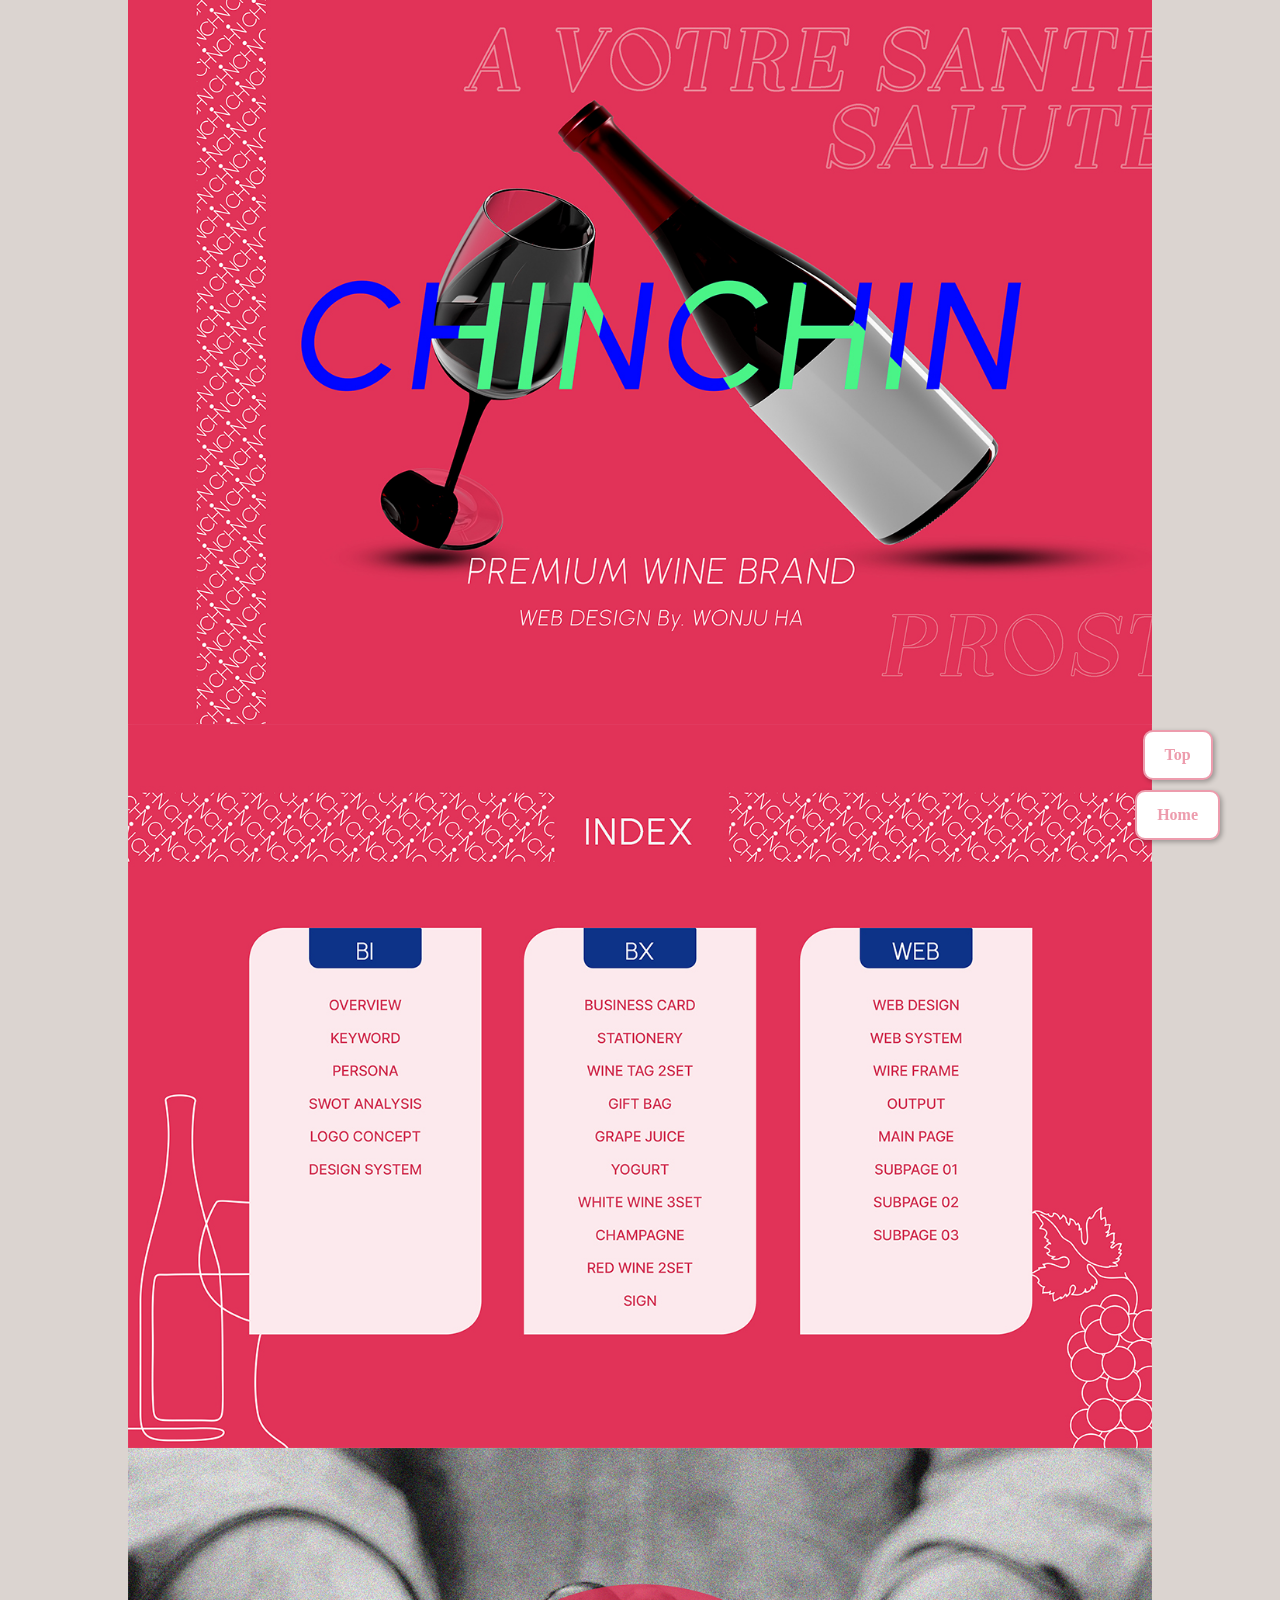
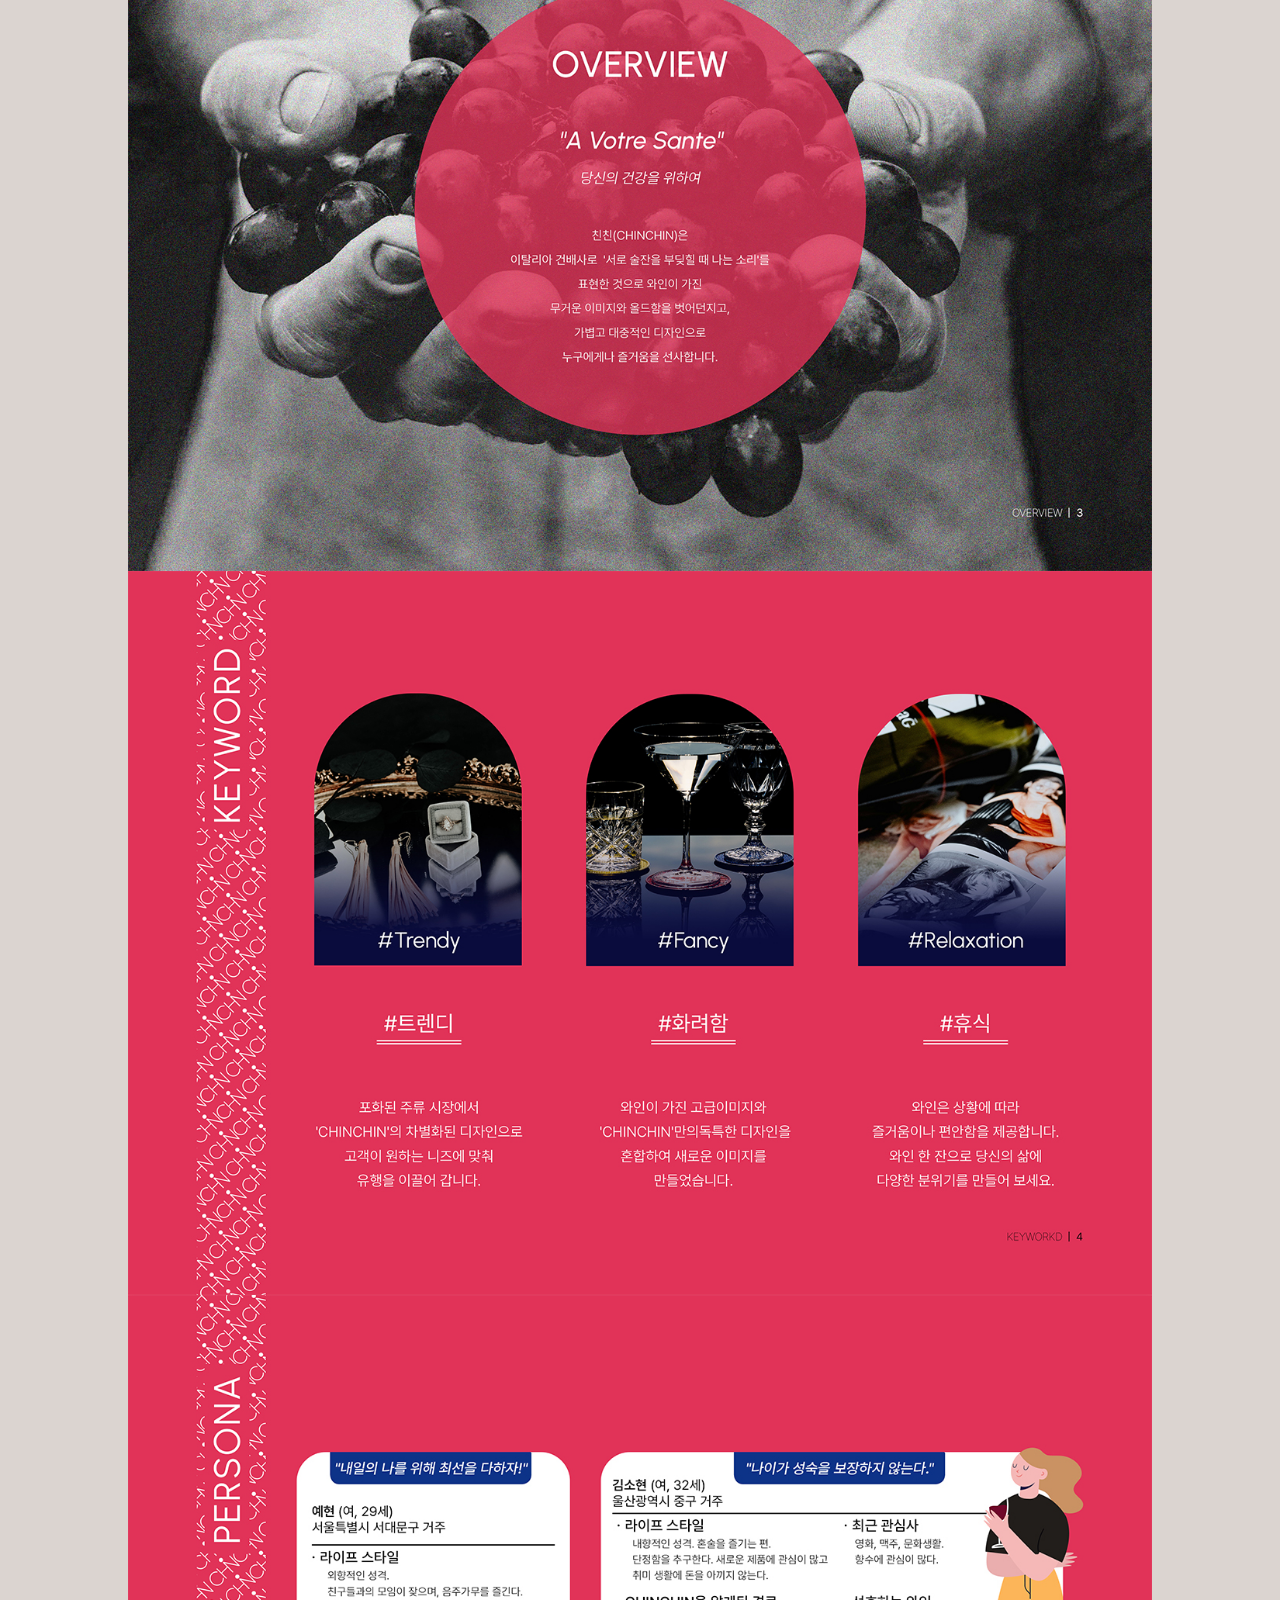
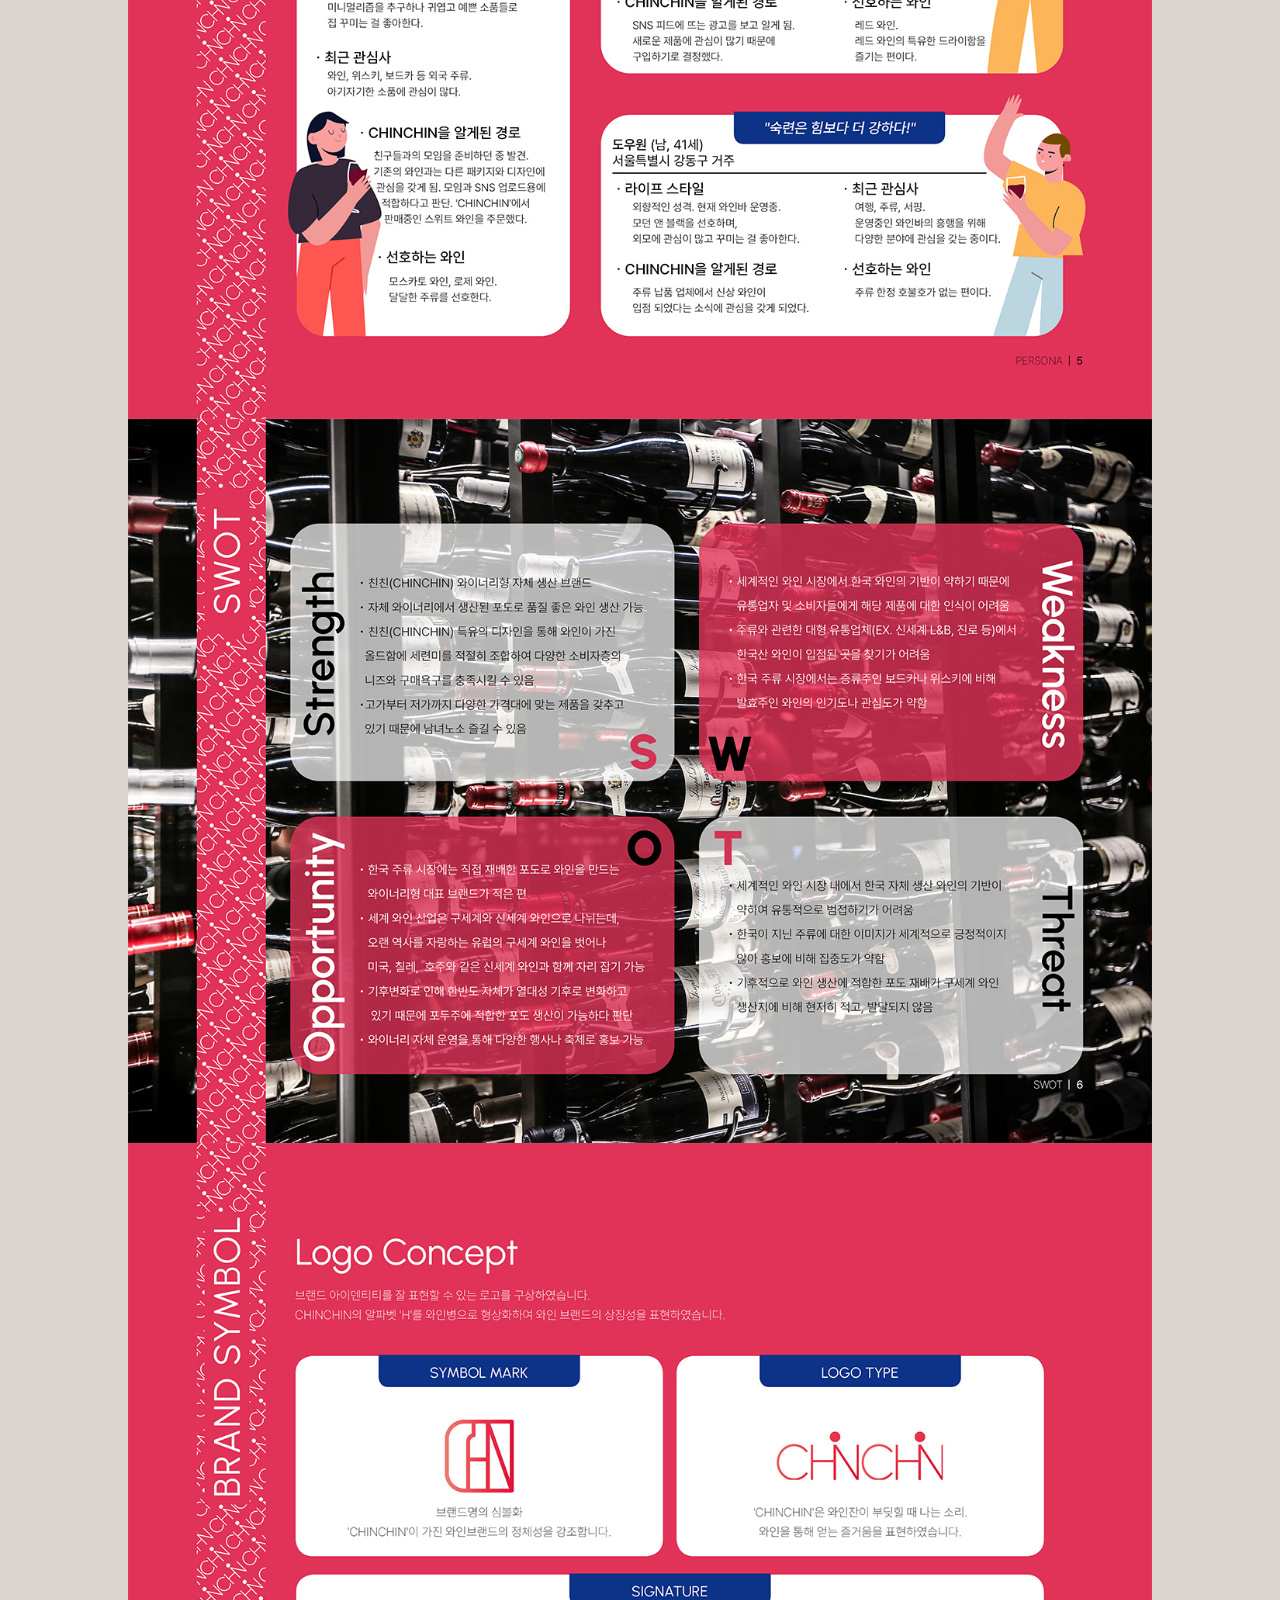
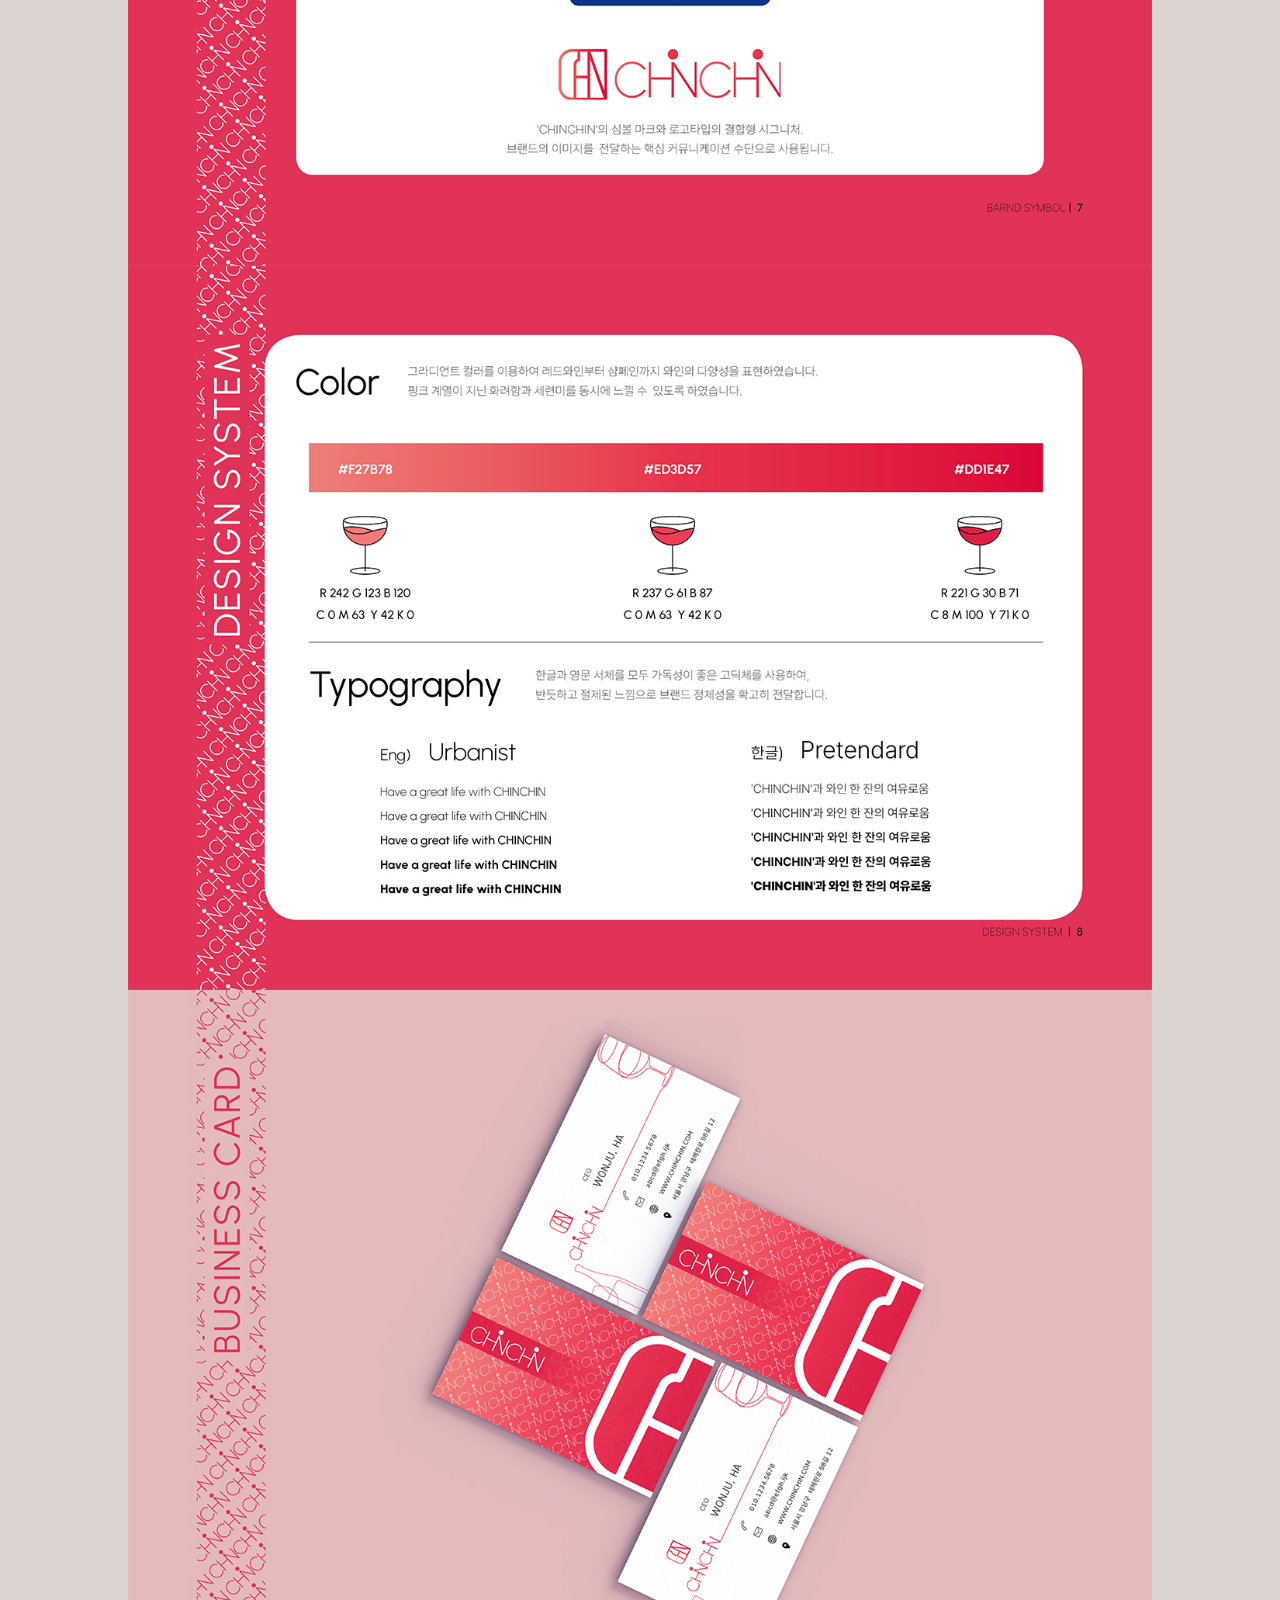
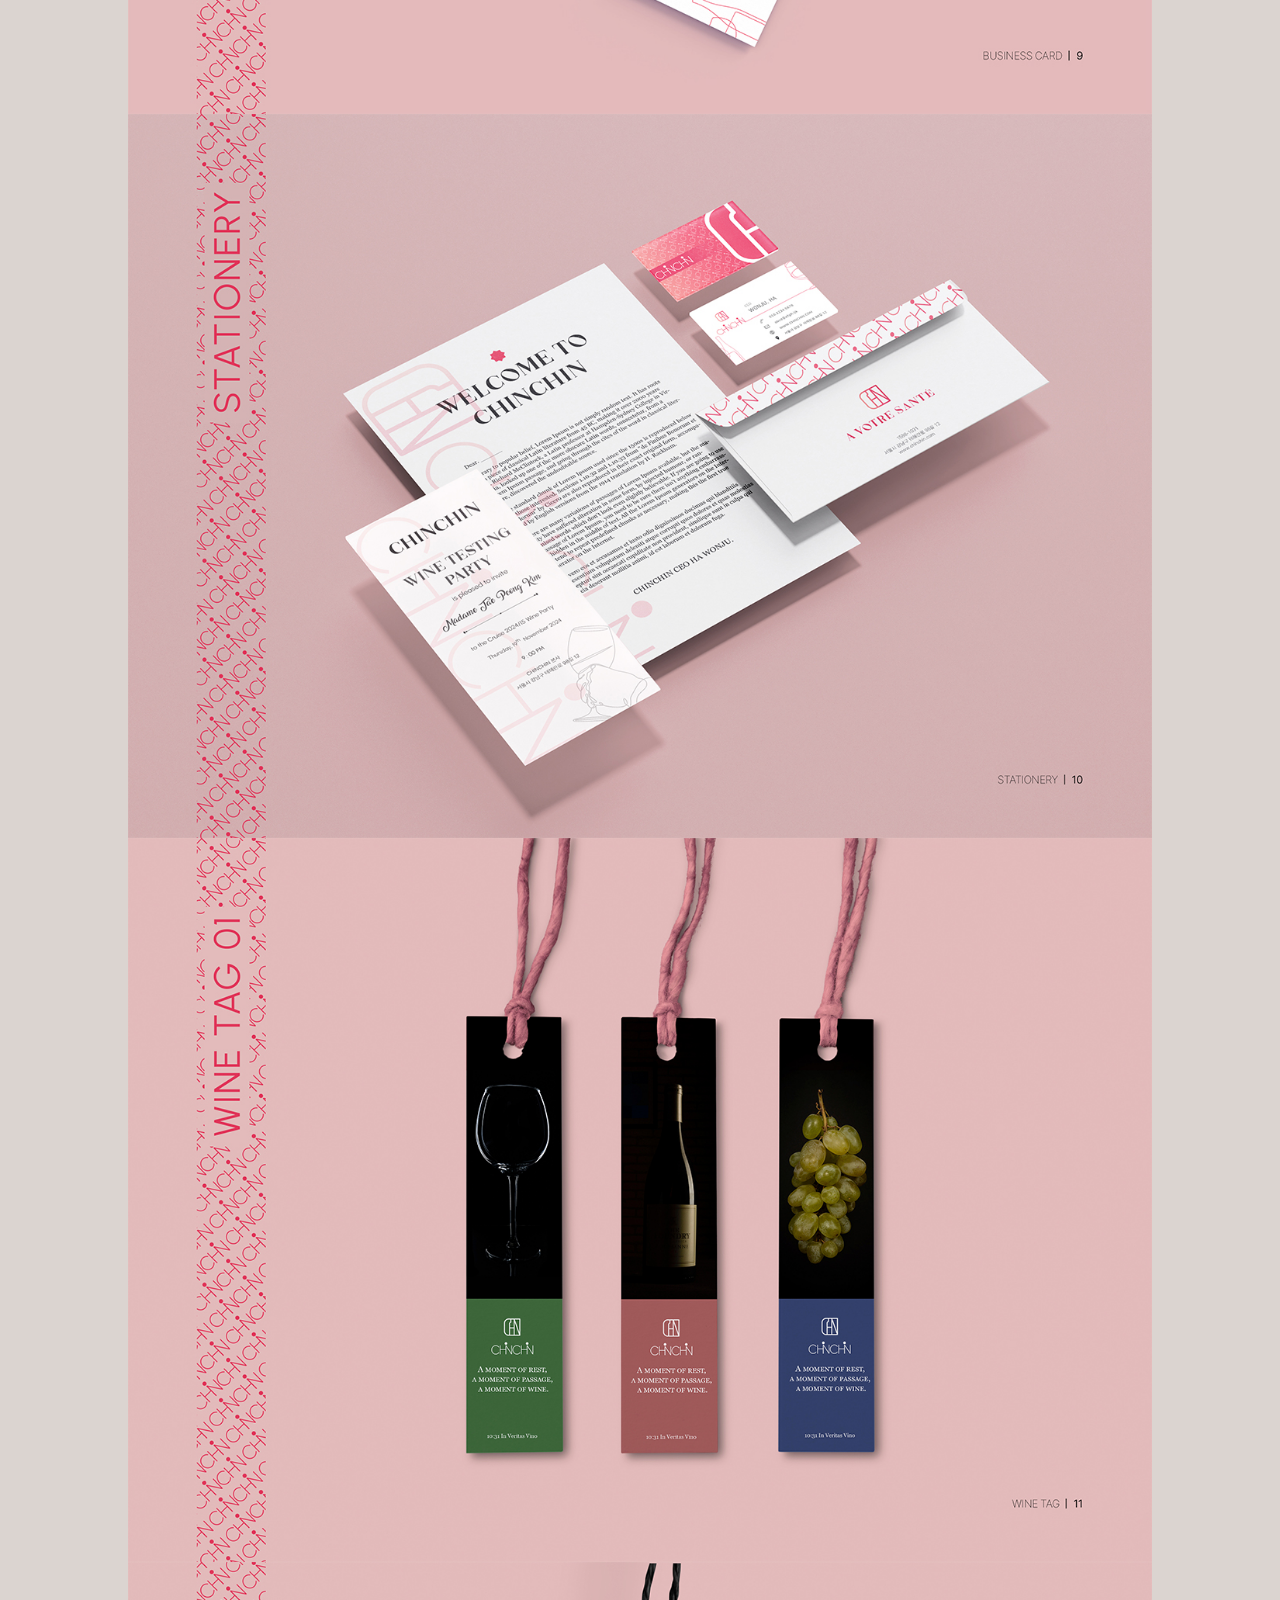
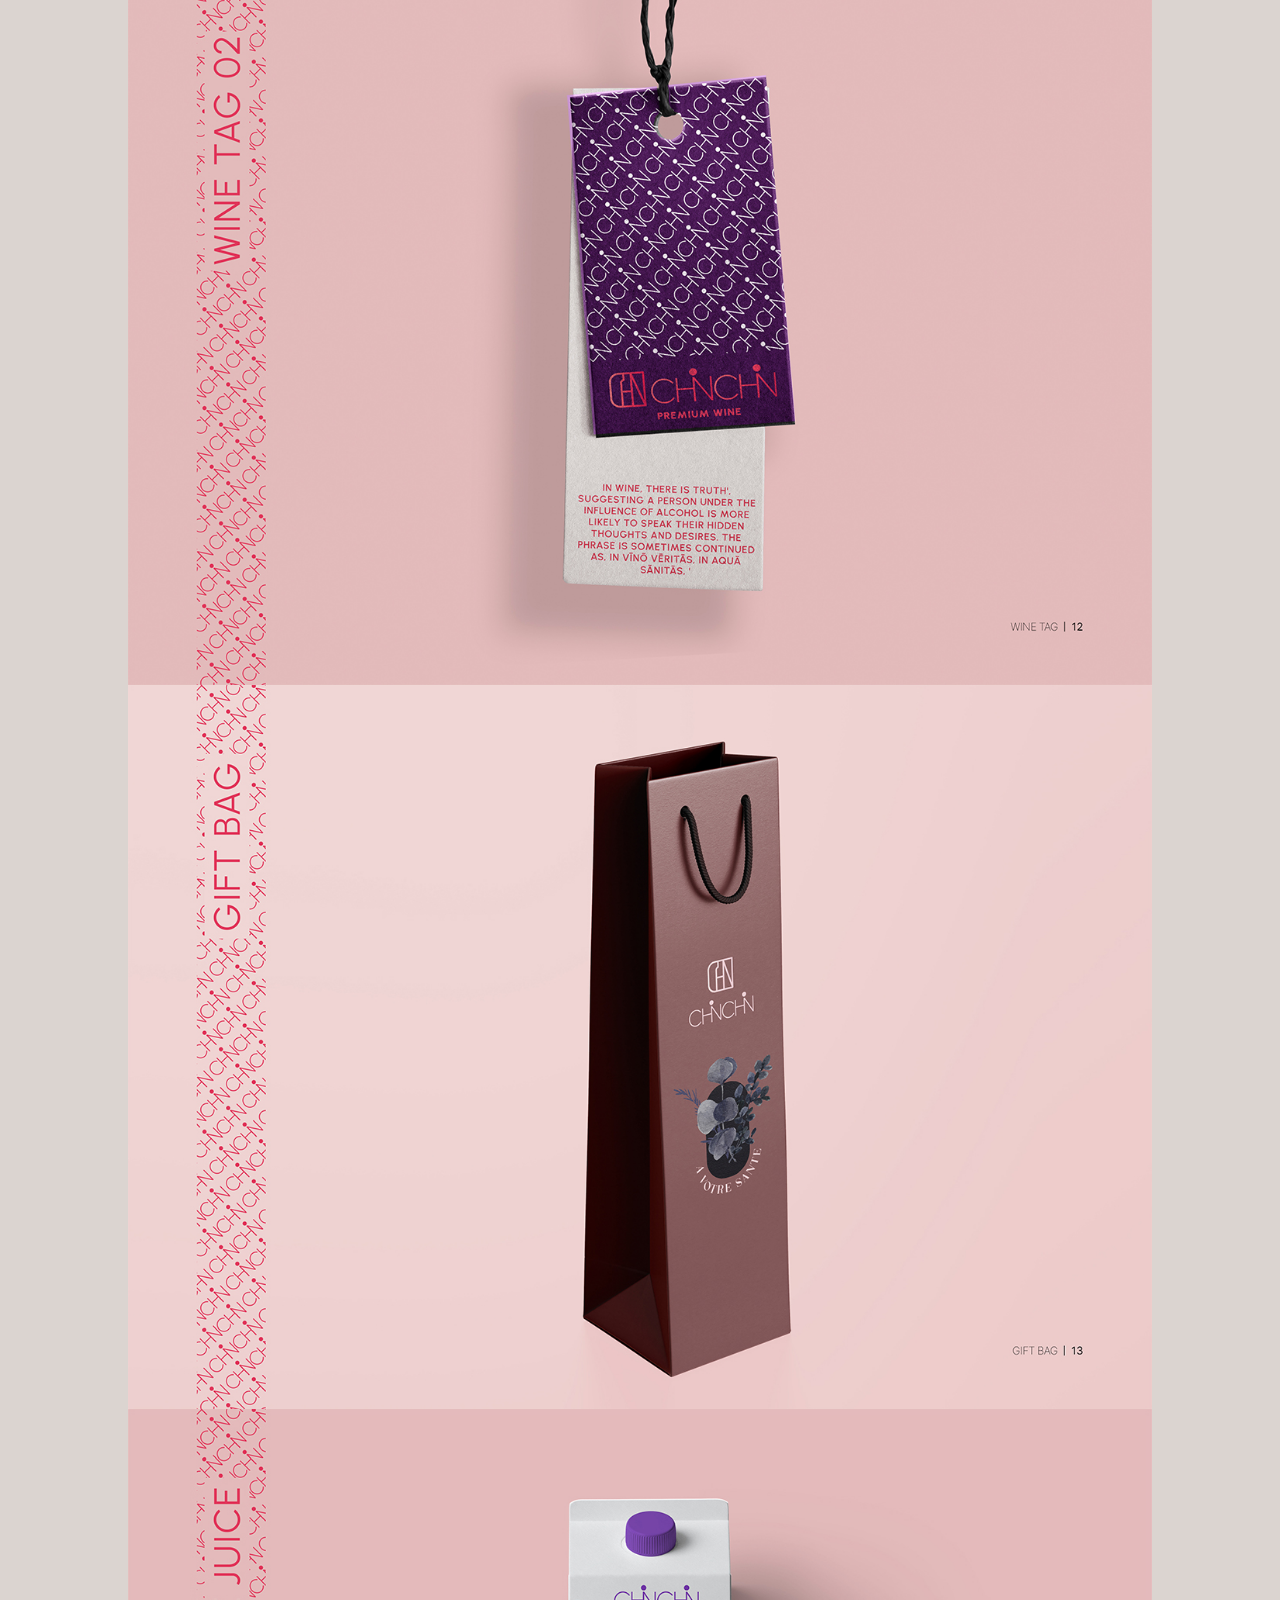
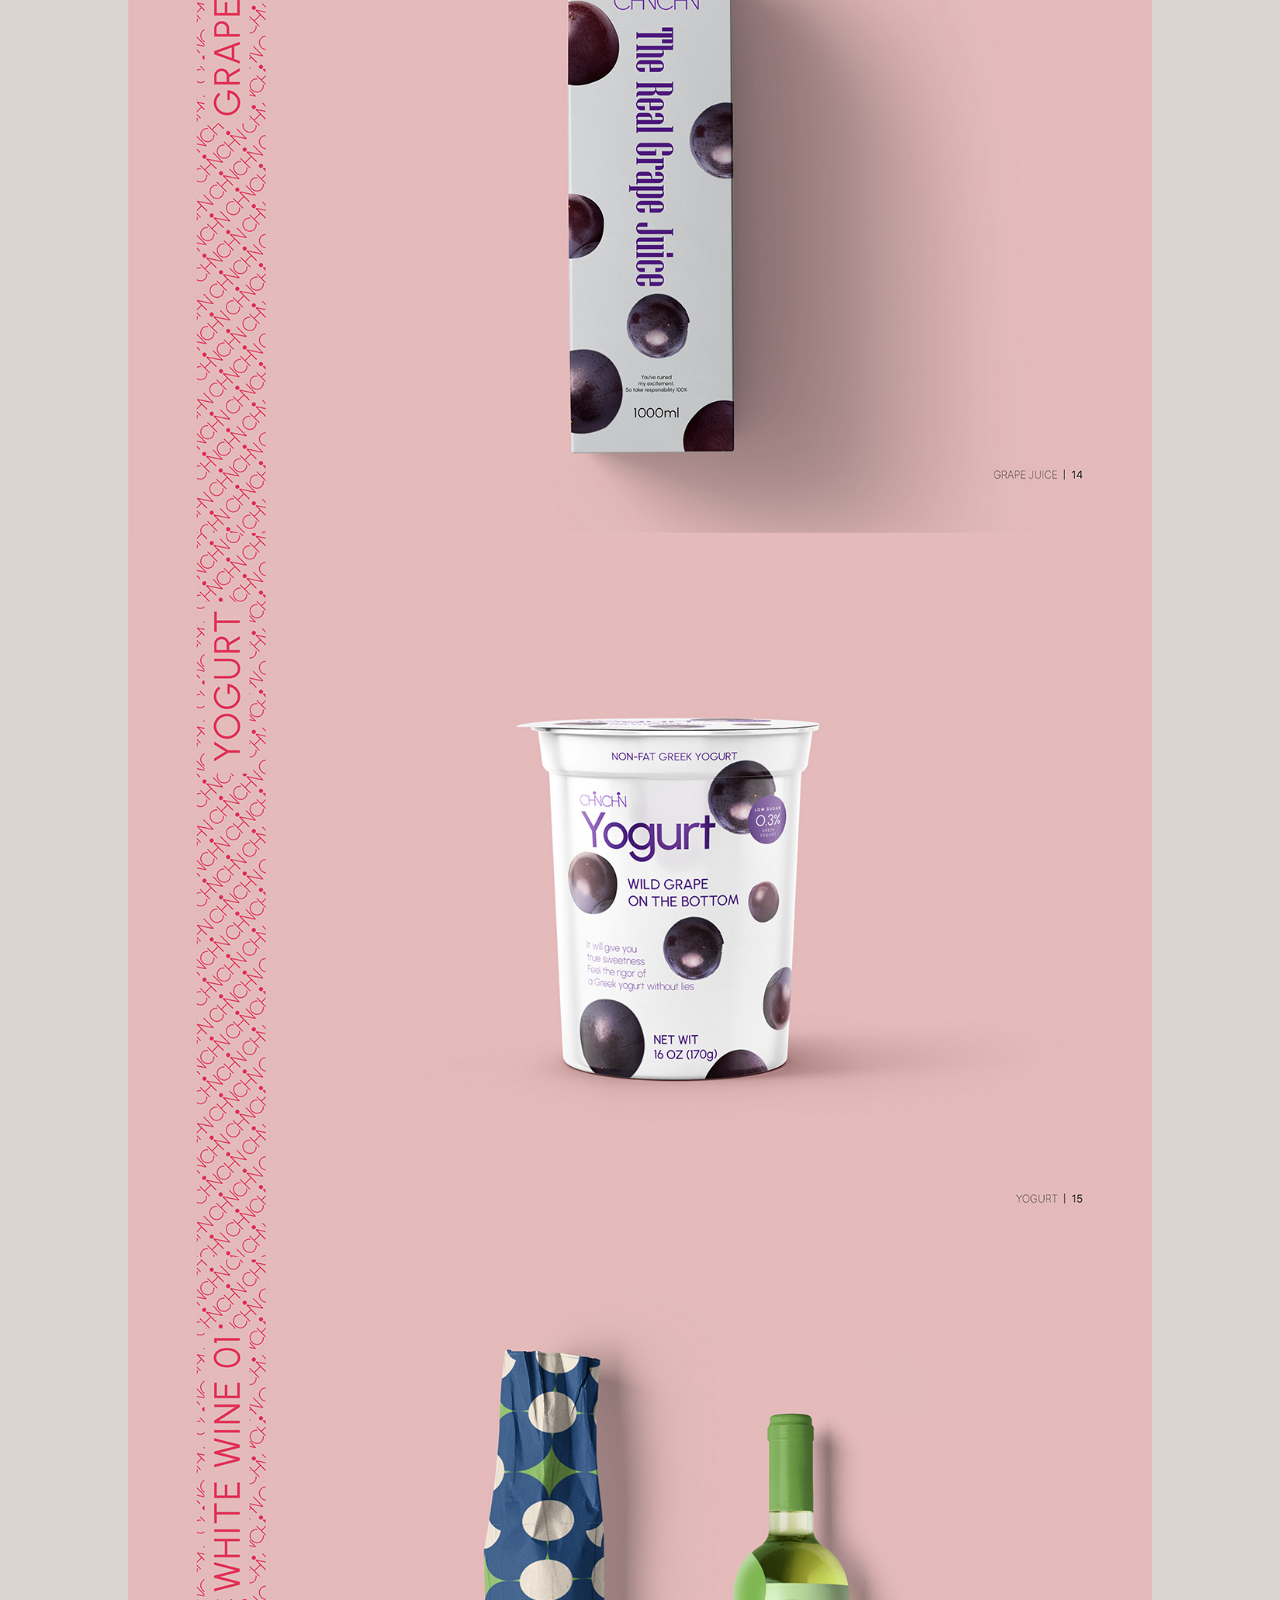
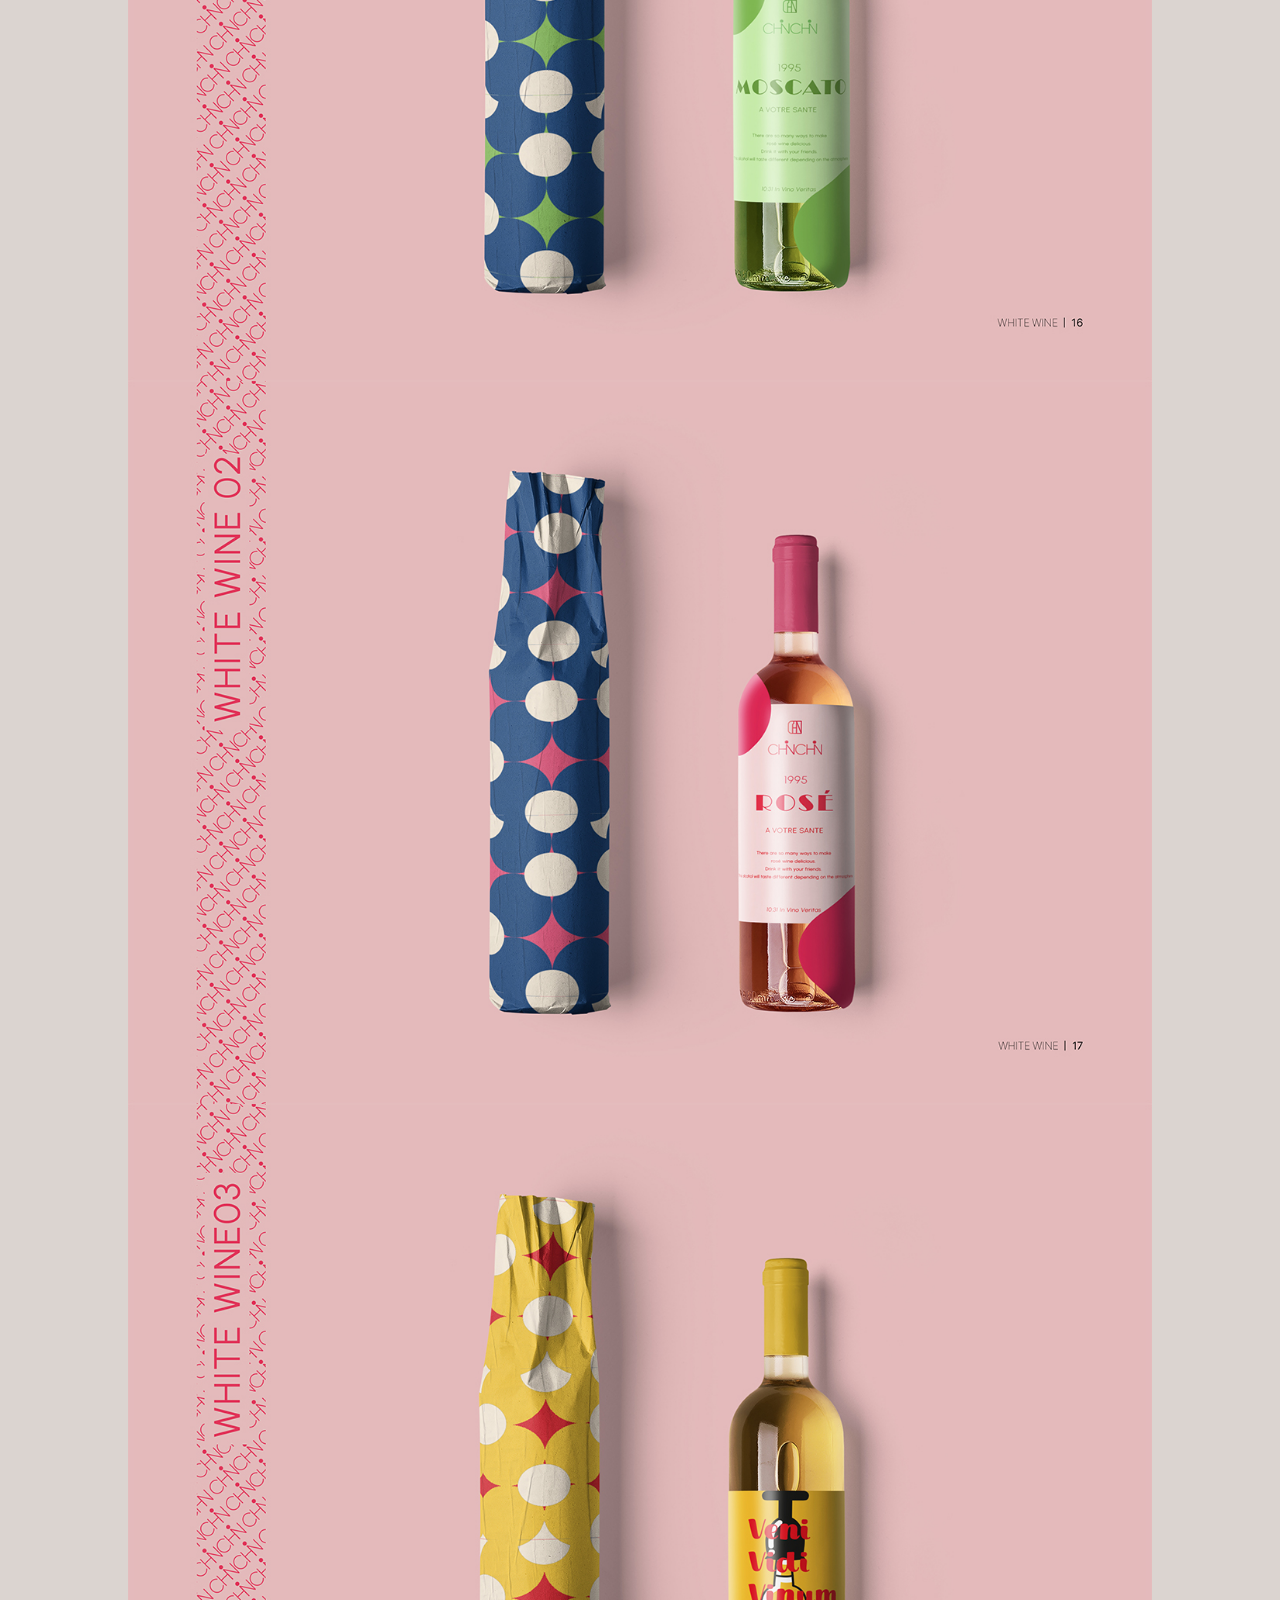
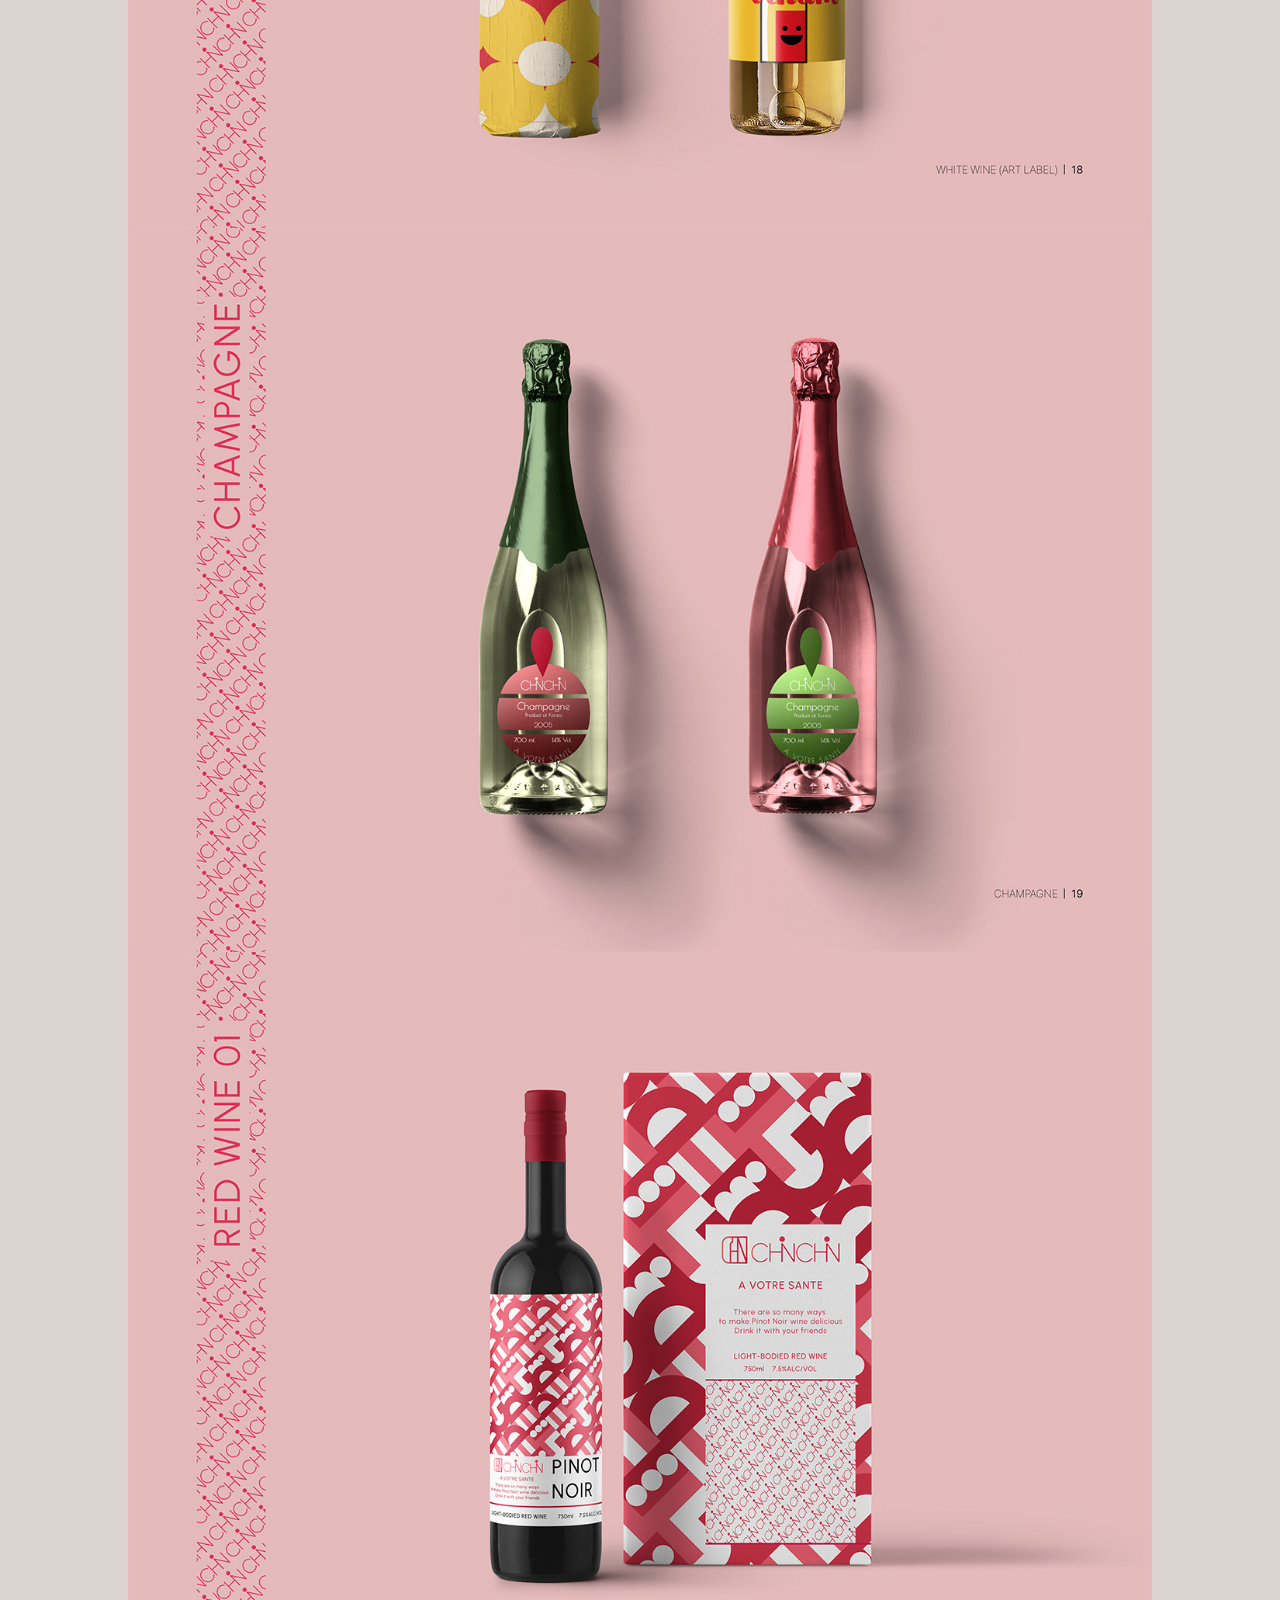
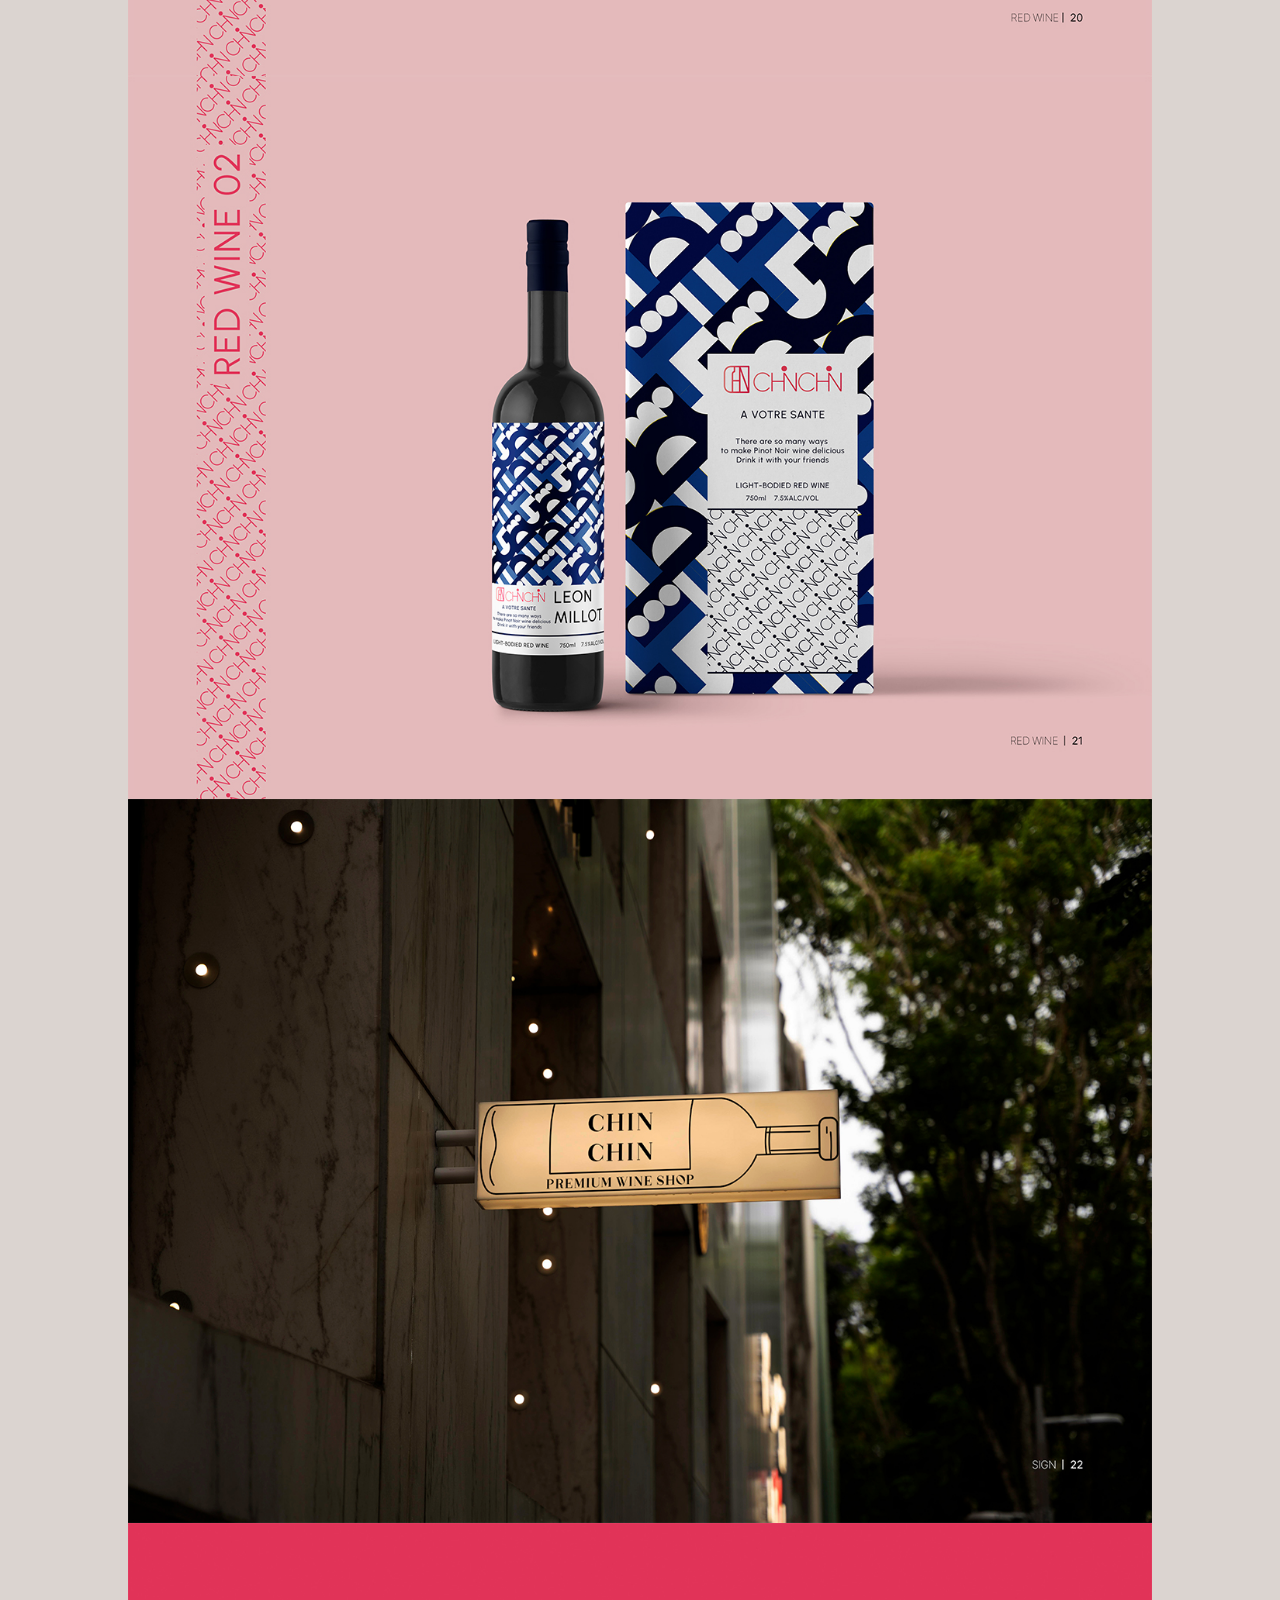
<file: guide/bi.html>
<!DOCTYPE html>
<html lang="ko">
<head>
    <meta charset="UTF-8">
    <meta http-equiv="X-UA-Compatible" content="IE=edge">
    <meta name="viewport" content="width=device-width, initial-scale=1">
    <title>CHINCHIN</title>
    <link href="https://webfontworld.github.io/pretendard/Pretendard.css" rel="stylesheet">
    <link rel="stylesheet" href="./guide.css">
</head>
<body>
    <div class="brand1">
        <!-- bi 이미지 넣기(너비 1320px) -->
        <img src="./guide_img/1.jpg" alt="표지">
        <img src="./guide_img/12.jpg" alt="INDEX">
        <img src="./guide_img/13.jpg" alt="OVERVIEW">
        <img src="./guide_img/14.jpg" alt="KEYWORD">
        <img src="./guide_img/15.jpg" alt="PERSONA">
        <img src="./guide_img/16.jpg" alt="SWOT">
        <img src="./guide_img/17.jpg" alt="BRAND SYMBOL">
        <img src="./guide_img/18.jpg" alt="DESIGN SYSTEM">
        <img src="./guide_img/19.jpg" alt="BUSINESS CARD">
        <img src="./guide_img/110.jpg" alt="STATIONERTY">
        <img src="./guide_img/111.jpg" alt="WINE TAG1">
        <img src="./guide_img/112.jpg" alt="WINE TAG2">
        <img src="./guide_img/113.jpg" alt="GIFT BAG">
        <img src="./guide_img/114.jpg" alt="JUICE">
        <img src="./guide_img/115.jpg" alt="YOGURT">
        <img src="./guide_img/116.jpg" alt="WHITE WINE1">
        <img src="./guide_img/117.jpg" alt="WHITE WINE2">
        <img src="./guide_img/118.jpg" alt="WHITE WINE3">
        <img src="./guide_img/119.jpg" alt="CHAMPAGNE">
        <img src="./guide_img/120.jpg" alt="RED WINE1">
        <img src="./guide_img/121.jpg" alt="RED WINE2">
        <img src="./guide_img/122.jpg" alt="SIGN">
        <img src="./guide_img/135.jpg" alt="THX">

        <!-- 버튼 -->
        <ul class="btn_1">
			<li><a href="#">Top</a></li>
			<li><a href="../index.html#portfolio">Home</a></li>
		</ul>
    </div>
</body>
</html>
</file>
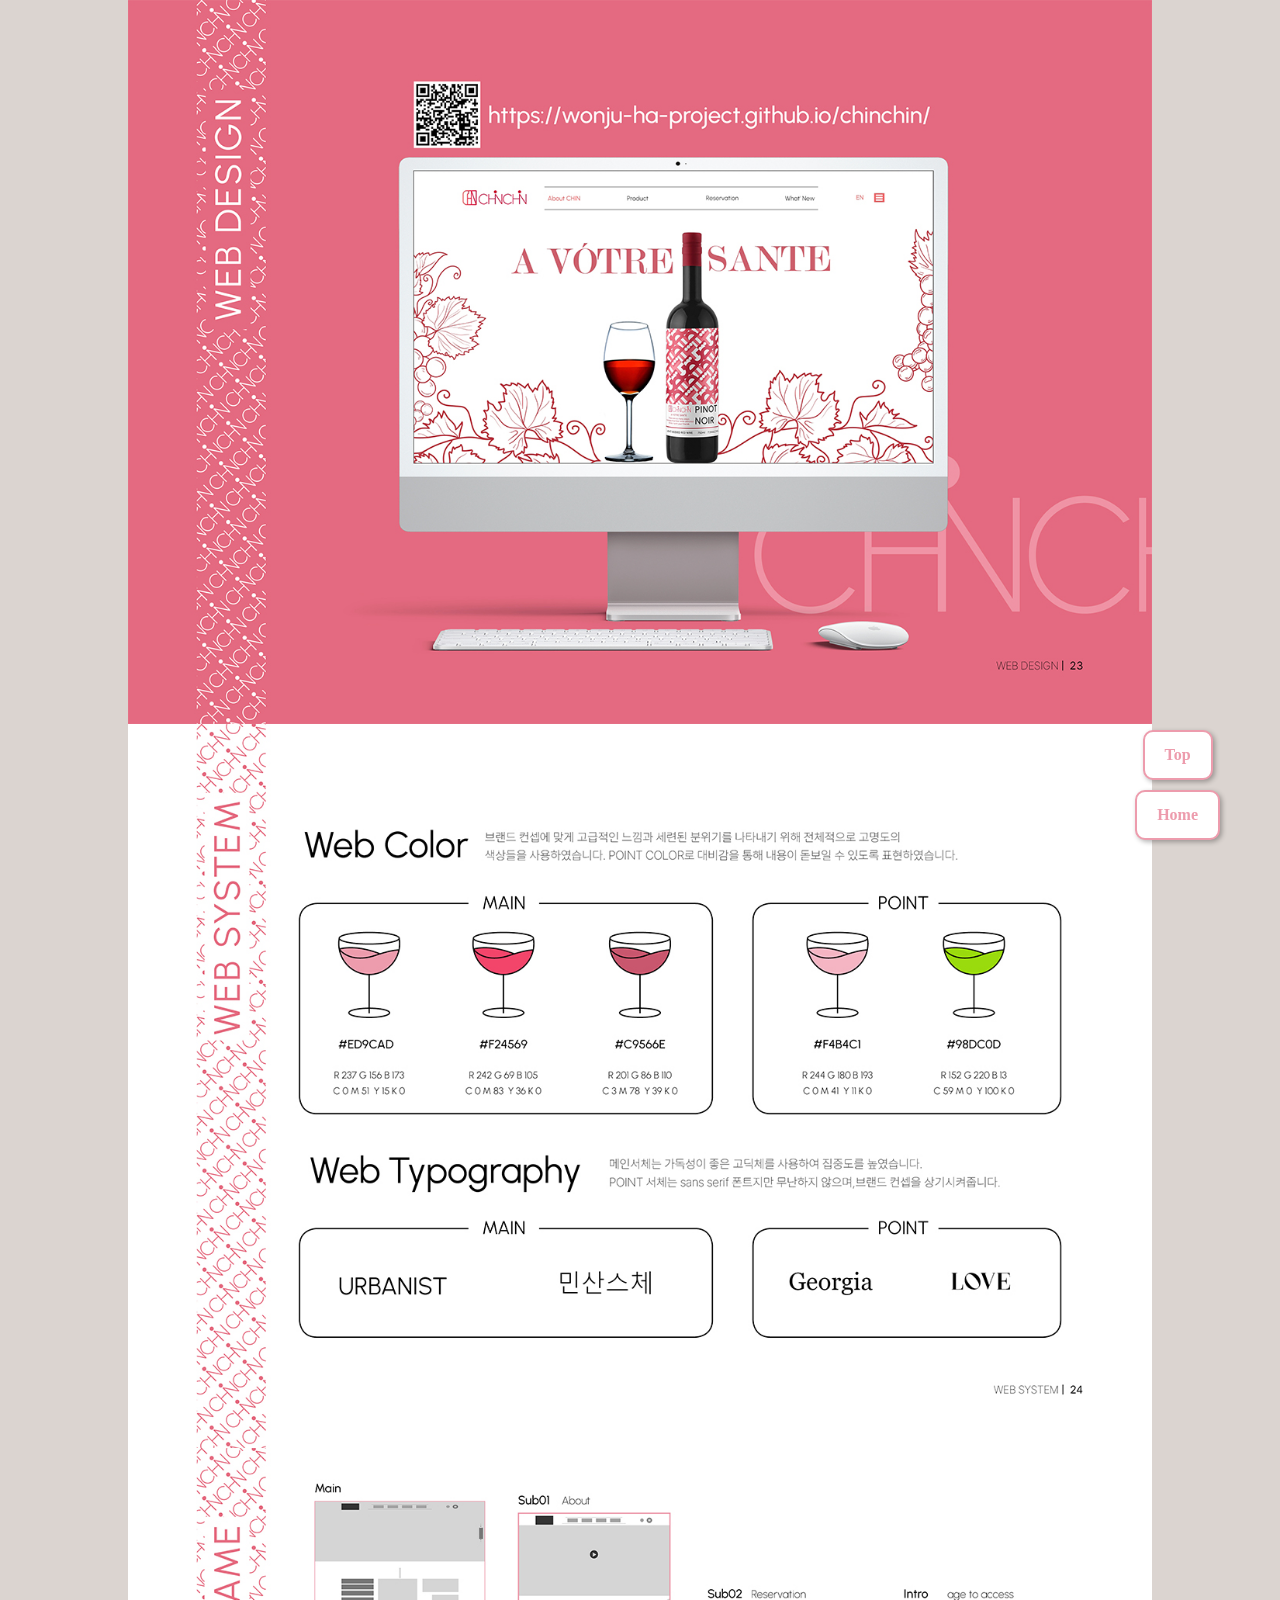
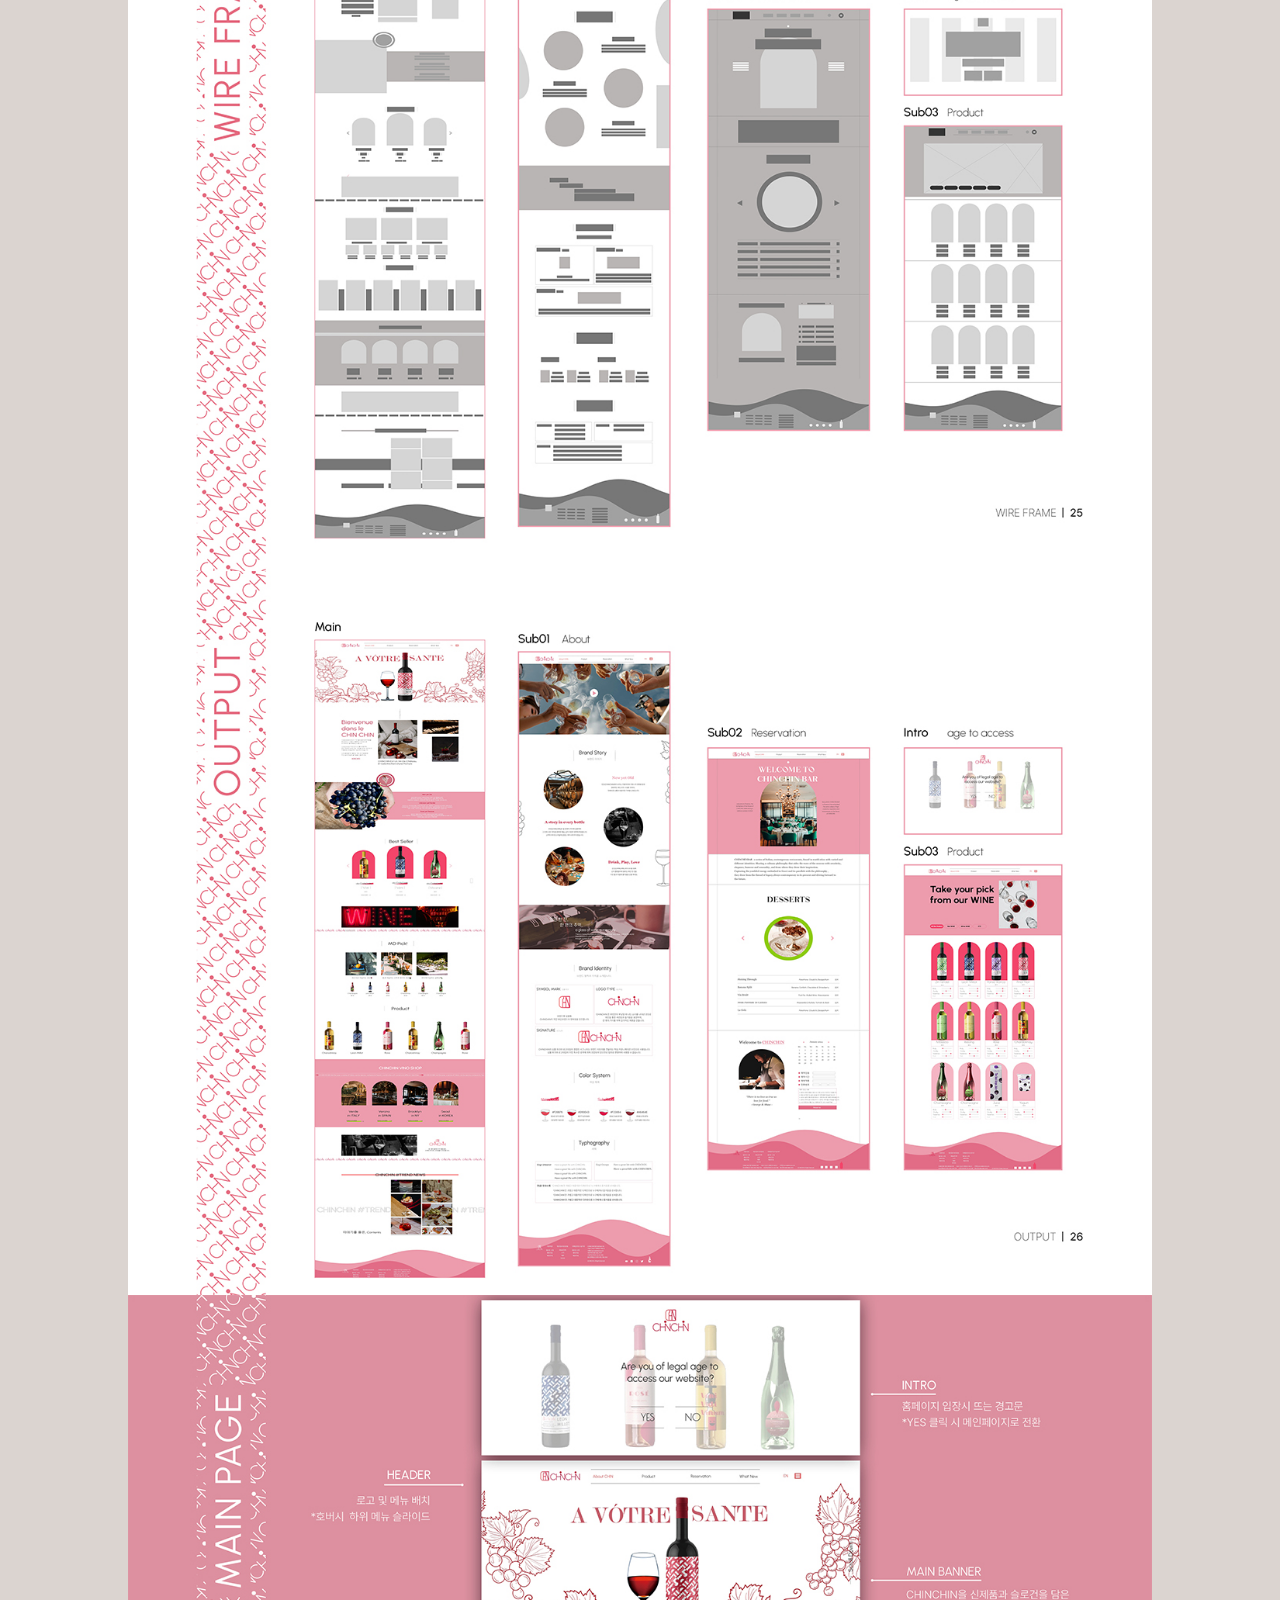
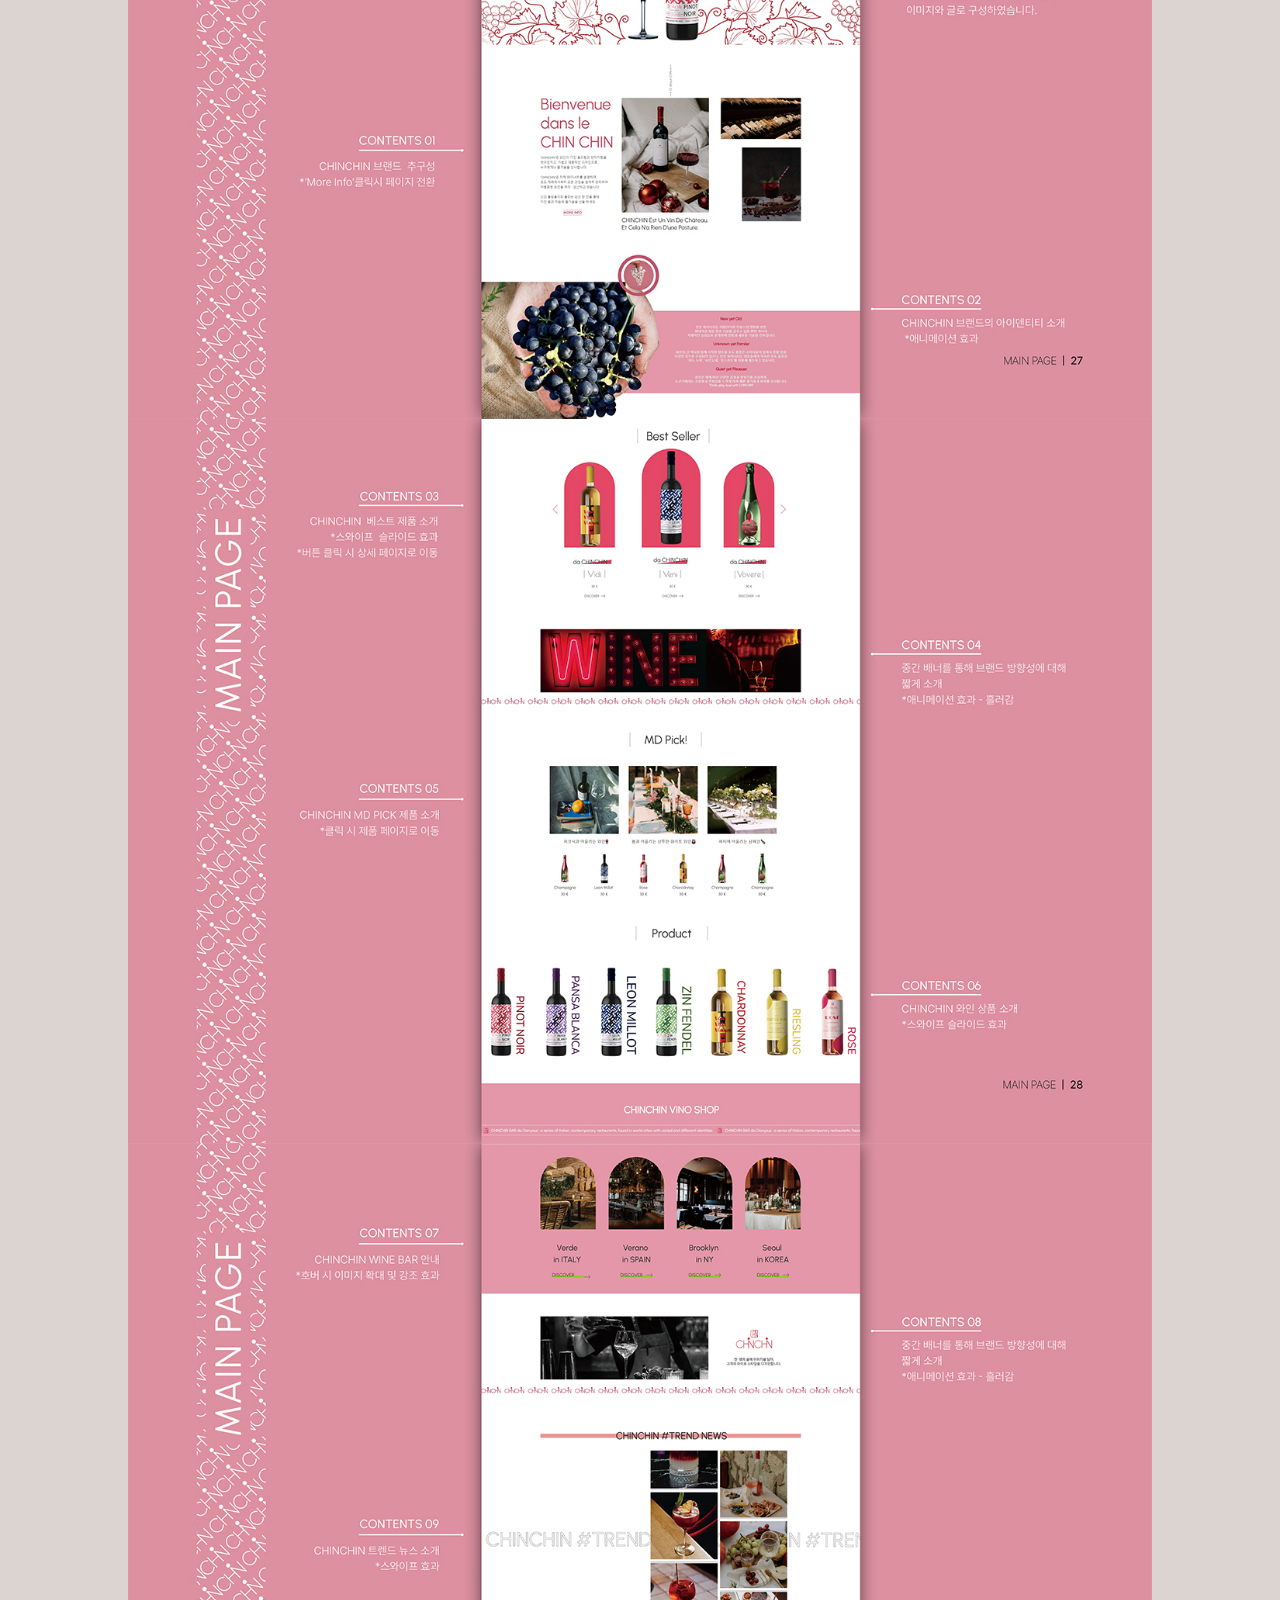
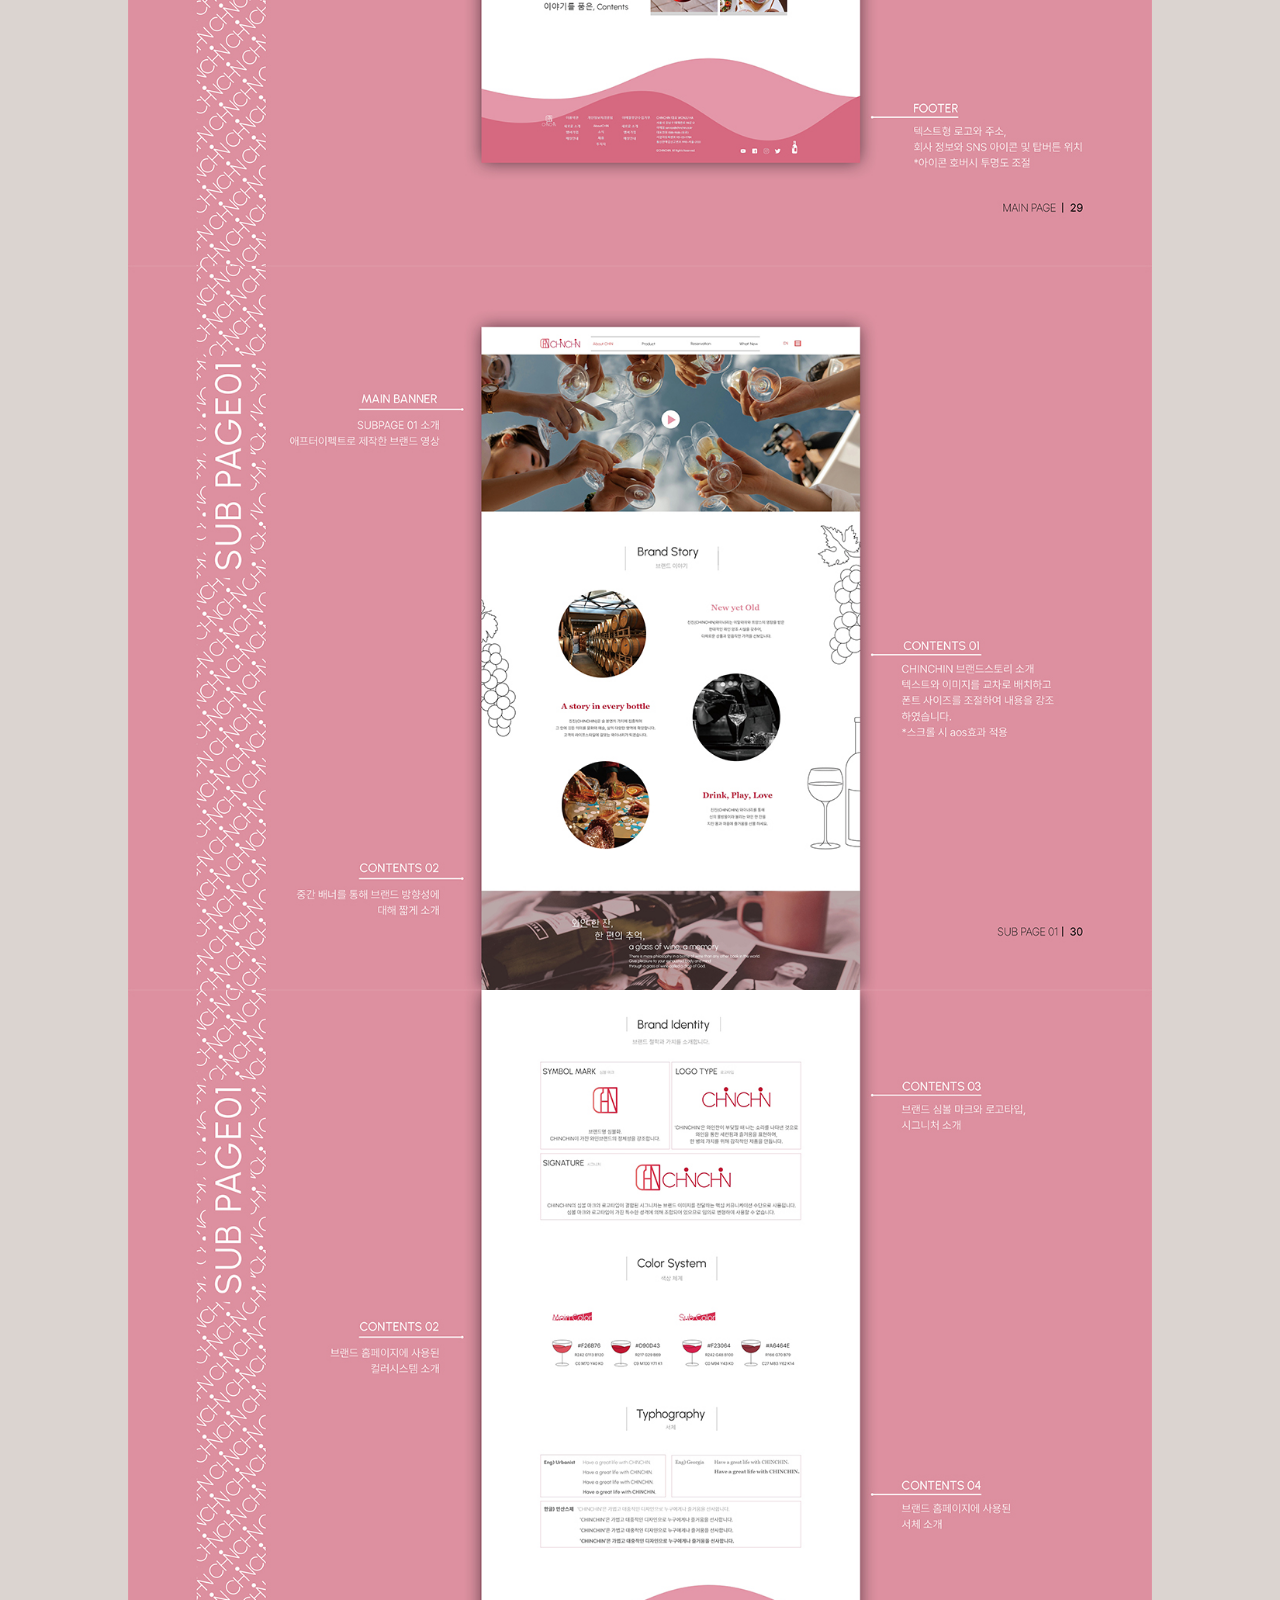
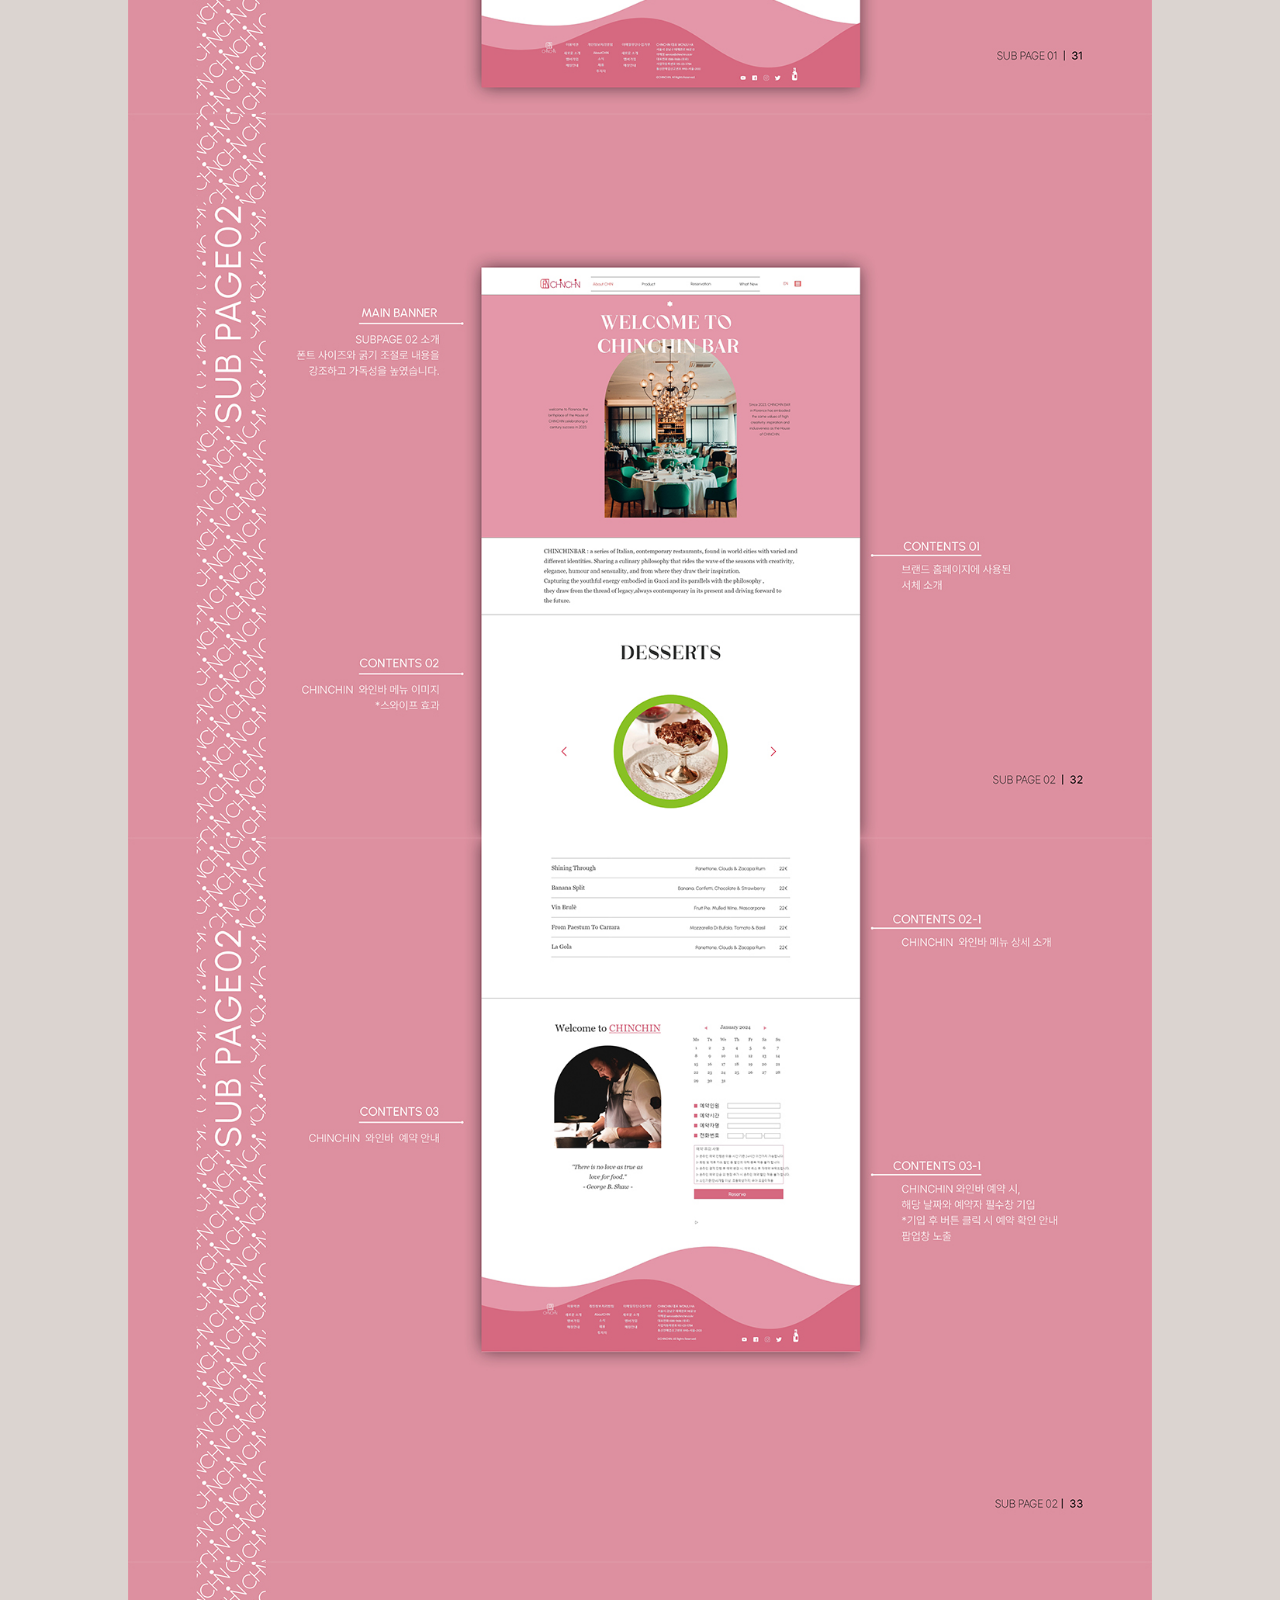
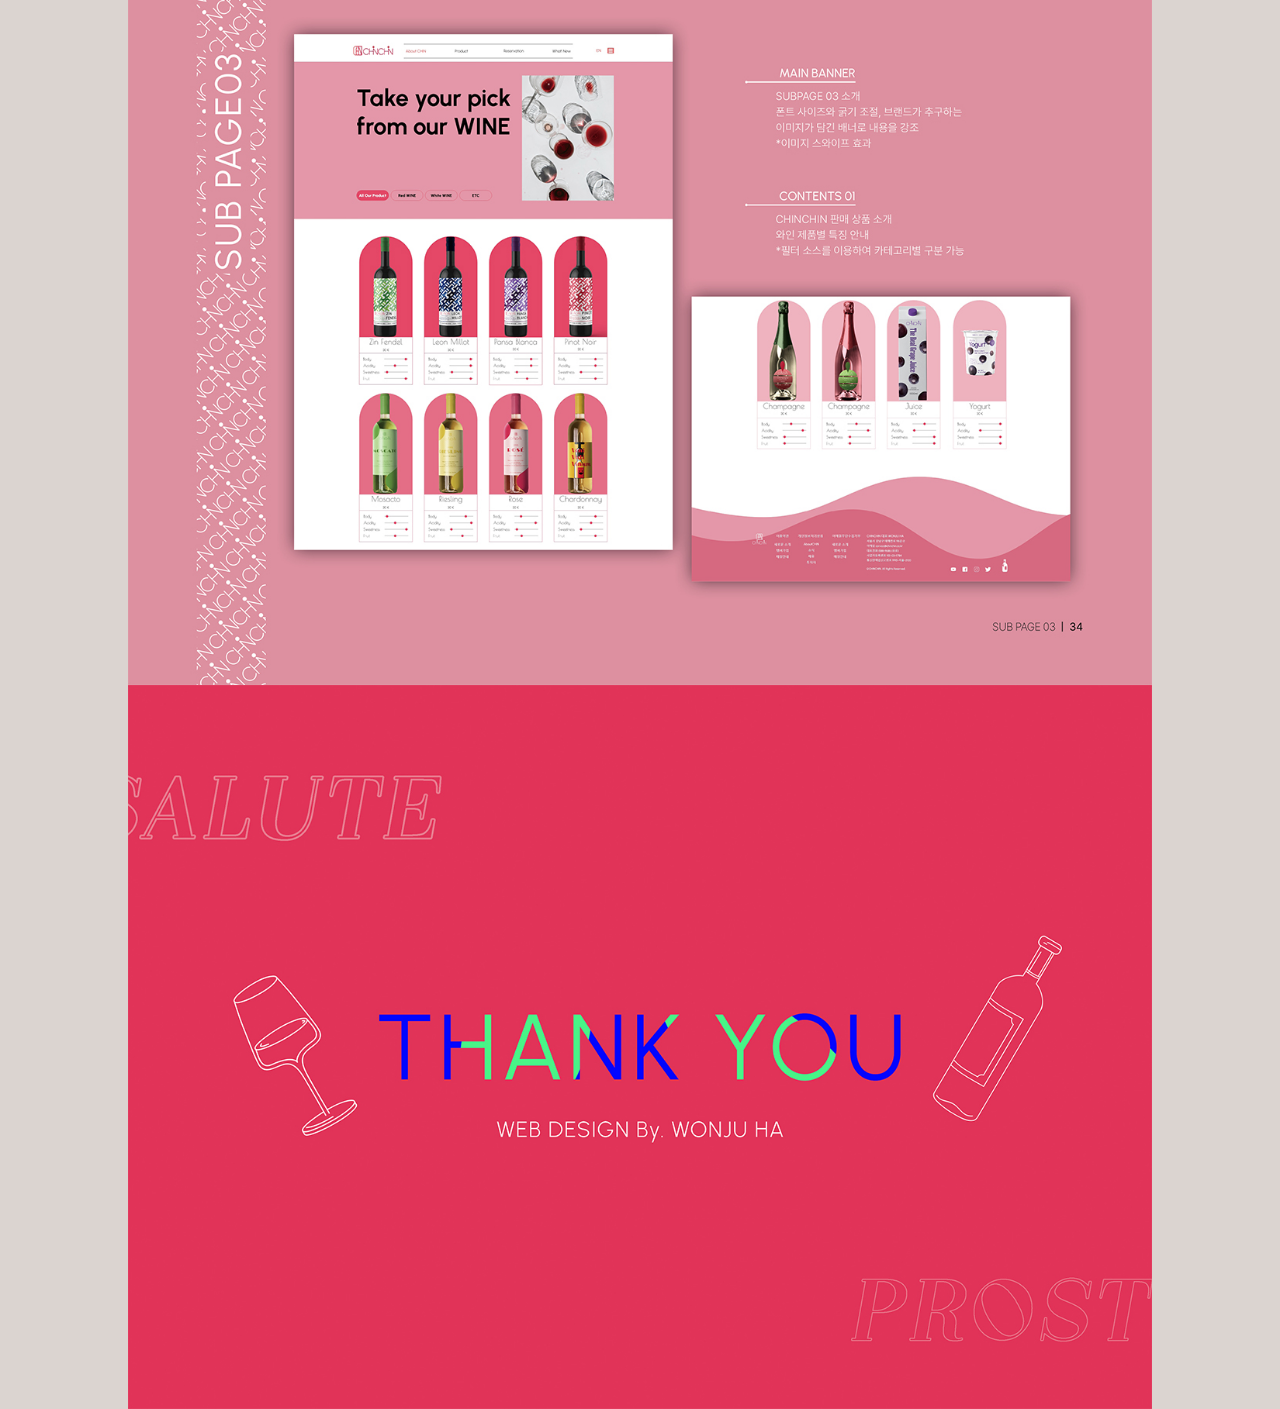
<file: guide/web.html>
<!DOCTYPE html>
<html lang="ko">
<head>
    <meta charset="UTF-8">
    <meta http-equiv="X-UA-Compatible" content="IE=edge">
    <meta name="viewport" content="width=device-width, initial-scale=1">
    <title>CHINCHIN</title>
    <link href="https://webfontworld.github.io/pretendard/Pretendard.css" rel="stylesheet">
    <link rel="stylesheet" href="./guide.css">
</head>
<body>
    <div class="brand1">
        <img src="./guide_img/123.jpg" alt="웹가이드 앞표지">
        <img src="./guide_img/124.jpg" alt="웹디자인 컨셉, 폰트, 컬러">
        <img src="./guide_img/125.jpg" alt="와이어프레임">
        <img src="./guide_img/126.jpg" alt="시안">
        <img src="./guide_img/127.jpg" alt="메인웹페이지설명">
        <img src="./guide_img/128.jpg" alt="메인웹페이지설명">
        <img src="./guide_img/129.jpg" alt="메인웹페이지설명">
        <img src="./guide_img/130.jpg" alt="서브웹페이지설명">
        <img src="./guide_img/131.jpg" alt="서브웹페이지설명">
        <img src="./guide_img/132.jpg" alt="서브웹페이지설명">
        <img src="./guide_img/133.jpg" alt="서브웹페이지설명">
        <img src="./guide_img/134.jpg" alt="서브웹페이지설명">
        <img src="./guide_img/135.jpg" alt="웹가이드 마지막 인사">


        <!-- 버튼 -->
        <ul class="btn_1">
			<li><a href="#">Top</a></li>
			<li><a href="../index.html#portfolio">Home</a></li>
		</ul>
    </div>
</body>
</html>
</file>
<file: guide/guide.css>
*{margin:0; padding:0;}
a{text-decoration:none;}
body{
    font-family: 'Pretendard';
    font-size: 16px;
    line-height: 26px;
}

/* 배경색상 */
.brand1{
    background-color: #dbd4d0;
}

/* 이미지 크기 */
img{
    width: 80%;
	max-width:1320px;
    display: block;
    margin: auto;
}

/* 버튼 */
.btn_1 {
	list-style: none;
	position: fixed;
	bottom: 50px;
	right: 50px;
	text-align: center;
	z-index: 99;
}

.btn_1 li {
	margin: 10px;
}

.btn_1 li a {
	display: inline-block;
	padding: 10px 20px;
	border-radius: 10px;
	box-shadow: 2px 2px 5px rgba(0, 0, 0, 0.3);
	background: #fff;
	color: #ED9CAD;
	border: 2px solid #ED9CAD;
	font-weight: bold;
}

.btn_1 li a:hover{
	background-color: #ED9CAD;
	color: #fff;
}
</file>
